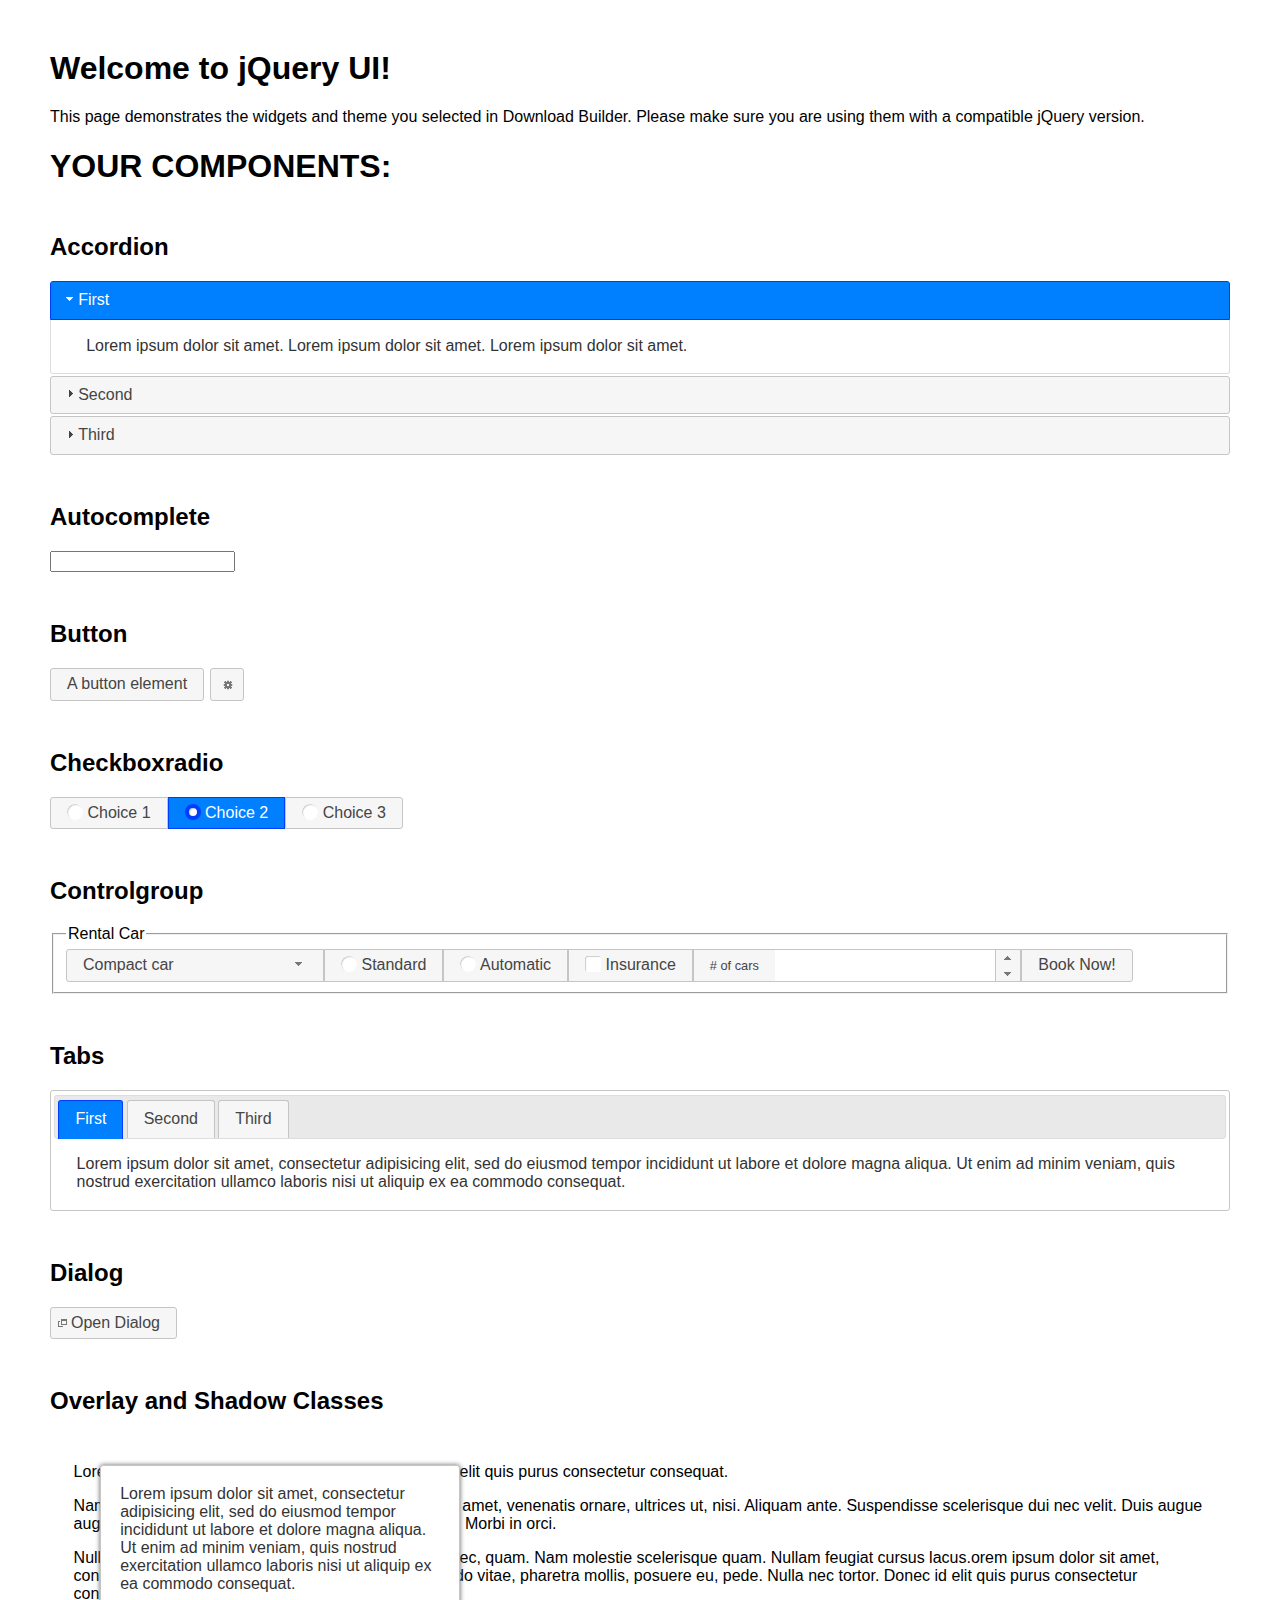
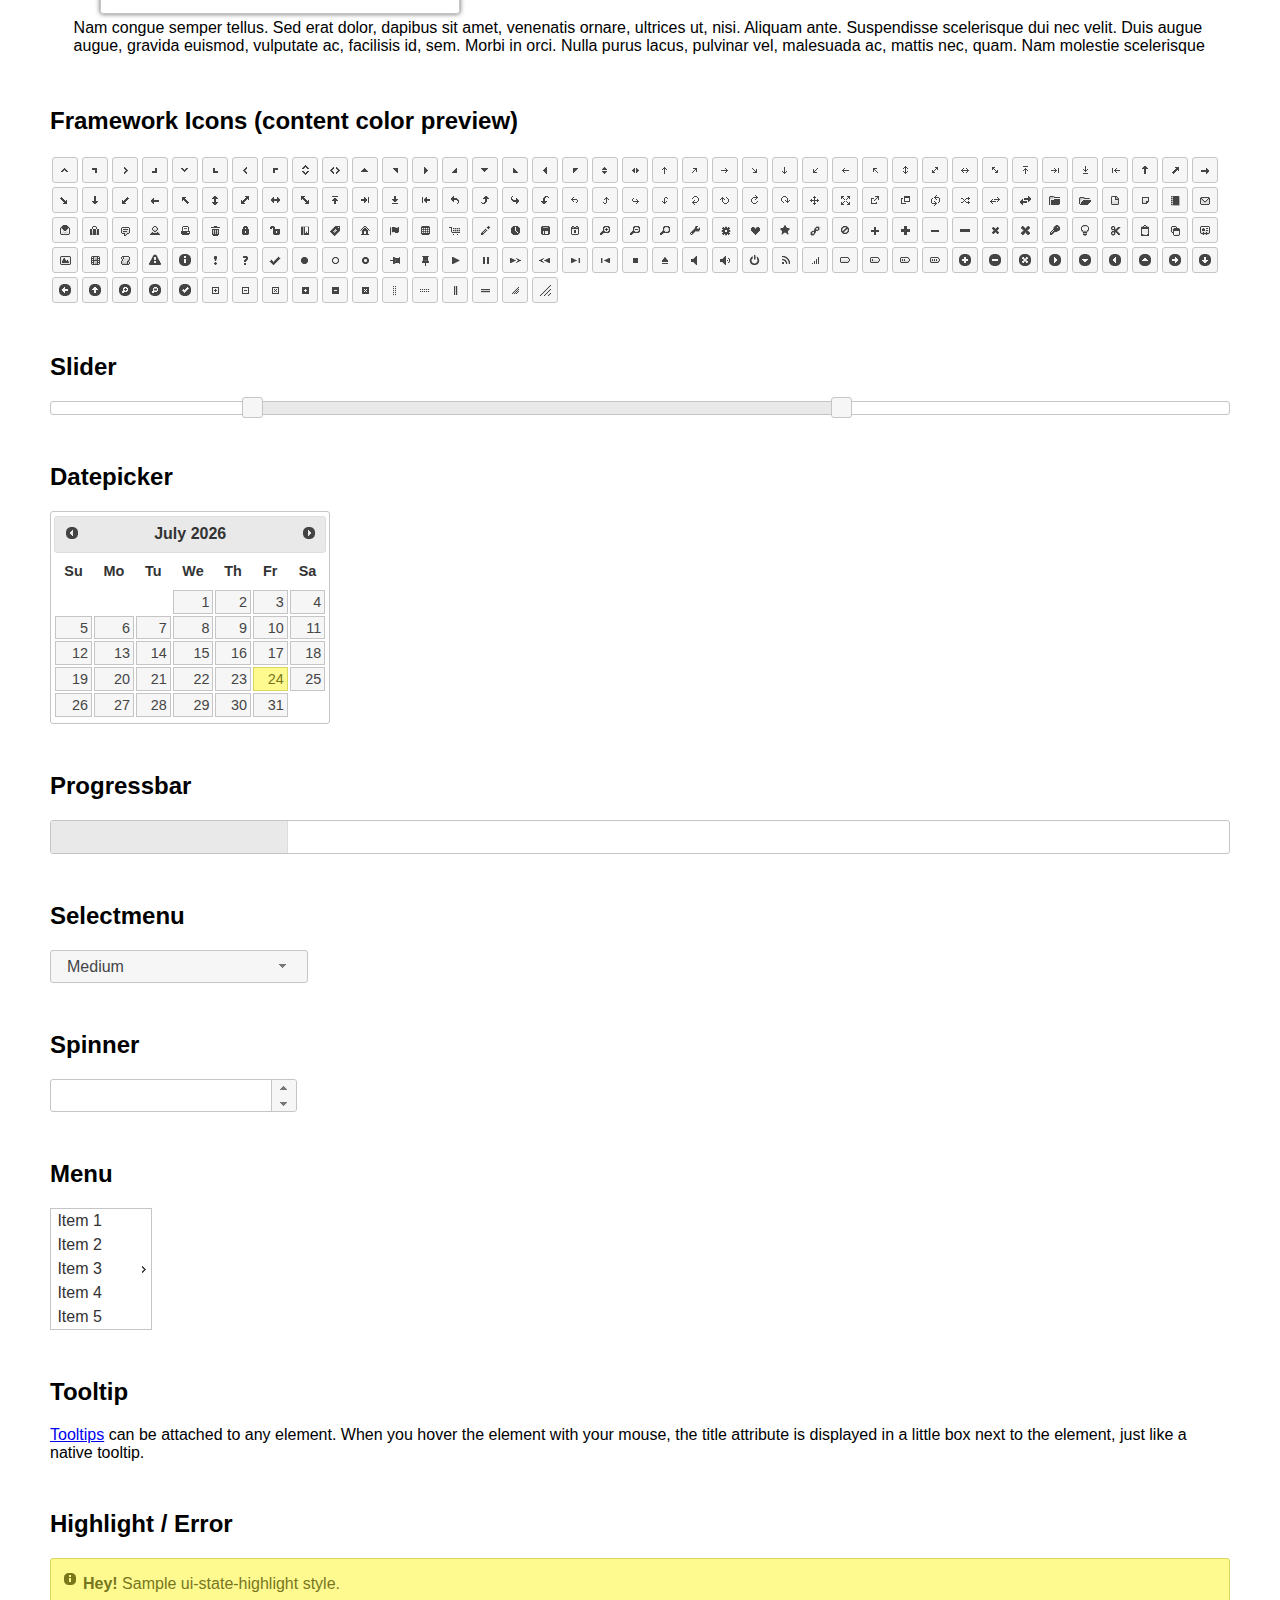
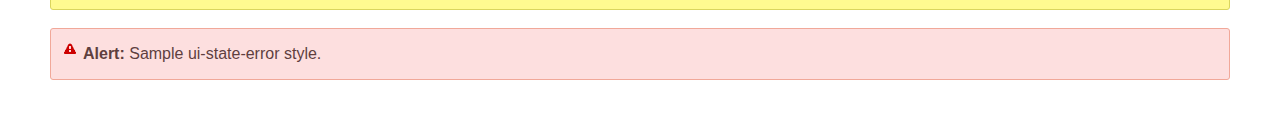
<file: js/jquery-ui-1.12.1/index.html>
<!doctype html>
<html lang="us">
<head>
	<meta charset="utf-8">
	<title>jQuery UI Example Page</title>
	<link href="jquery-ui.css" rel="stylesheet">
	<style>
	body{
		font-family: "Trebuchet MS", sans-serif;
		margin: 50px;
	}
	.demoHeaders {
		margin-top: 2em;
	}
	#dialog-link {
		padding: .4em 1em .4em 20px;
		text-decoration: none;
		position: relative;
	}
	#dialog-link span.ui-icon {
		margin: 0 5px 0 0;
		position: absolute;
		left: .2em;
		top: 50%;
		margin-top: -8px;
	}
	#icons {
		margin: 0;
		padding: 0;
	}
	#icons li {
		margin: 2px;
		position: relative;
		padding: 4px 0;
		cursor: pointer;
		float: left;
		list-style: none;
	}
	#icons span.ui-icon {
		float: left;
		margin: 0 4px;
	}
	.fakewindowcontain .ui-widget-overlay {
		position: absolute;
	}
	select {
		width: 200px;
	}
	</style>
</head>
<body>

<h1>Welcome to jQuery UI!</h1>

<div class="ui-widget">
	<p>This page demonstrates the widgets and theme you selected in Download Builder. Please make sure you are using them with a compatible jQuery version.</p>
</div>

<h1>YOUR COMPONENTS:</h1>


<!-- Accordion -->
<h2 class="demoHeaders">Accordion</h2>
<div id="accordion">
	<h3>First</h3>
	<div>Lorem ipsum dolor sit amet. Lorem ipsum dolor sit amet. Lorem ipsum dolor sit amet.</div>
	<h3>Second</h3>
	<div>Phasellus mattis tincidunt nibh.</div>
	<h3>Third</h3>
	<div>Nam dui erat, auctor a, dignissim quis.</div>
</div>



<!-- Autocomplete -->
<h2 class="demoHeaders">Autocomplete</h2>
<div>
	<input id="autocomplete" title="type &quot;a&quot;">
</div>



<!-- Button -->
<h2 class="demoHeaders">Button</h2>
<button id="button">A button element</button>
<button id="button-icon">An icon-only button</button>



<!-- Checkboxradio -->
<h2 class="demoHeaders">Checkboxradio</h2>
<form style="margin-top: 1em;">
	<div id="radioset">
		<input type="radio" id="radio1" name="radio"><label for="radio1">Choice 1</label>
		<input type="radio" id="radio2" name="radio" checked="checked"><label for="radio2">Choice 2</label>
		<input type="radio" id="radio3" name="radio"><label for="radio3">Choice 3</label>
	</div>
</form>



<!-- Controlgroup -->
<h2 class="demoHeaders">Controlgroup</h2>
<fieldset>
	<legend>Rental Car</legend>
	<div id="controlgroup">
		<select id="car-type">
			<option>Compact car</option>
			<option>Midsize car</option>
			<option>Full size car</option>
			<option>SUV</option>
			<option>Luxury</option>
			<option>Truck</option>
			<option>Van</option>
		</select>
		<label for="transmission-standard">Standard</label>
		<input type="radio" name="transmission" id="transmission-standard">
		<label for="transmission-automatic">Automatic</label>
		<input type="radio" name="transmission" id="transmission-automatic">
		<label for="insurance">Insurance</label>
		<input type="checkbox" name="insurance" id="insurance">
		<label for="horizontal-spinner" class="ui-controlgroup-label"># of cars</label>
		<input id="horizontal-spinner" class="ui-spinner-input">
		<button>Book Now!</button>
	</div>
</fieldset>



<!-- Tabs -->
<h2 class="demoHeaders">Tabs</h2>
<div id="tabs">
	<ul>
		<li><a href="#tabs-1">First</a></li>
		<li><a href="#tabs-2">Second</a></li>
		<li><a href="#tabs-3">Third</a></li>
	</ul>
	<div id="tabs-1">Lorem ipsum dolor sit amet, consectetur adipisicing elit, sed do eiusmod tempor incididunt ut labore et dolore magna aliqua. Ut enim ad minim veniam, quis nostrud exercitation ullamco laboris nisi ut aliquip ex ea commodo consequat.</div>
	<div id="tabs-2">Phasellus mattis tincidunt nibh. Cras orci urna, blandit id, pretium vel, aliquet ornare, felis. Maecenas scelerisque sem non nisl. Fusce sed lorem in enim dictum bibendum.</div>
	<div id="tabs-3">Nam dui erat, auctor a, dignissim quis, sollicitudin eu, felis. Pellentesque nisi urna, interdum eget, sagittis et, consequat vestibulum, lacus. Mauris porttitor ullamcorper augue.</div>
</div>



<h2 class="demoHeaders">Dialog</h2>
<p>
	<button id="dialog-link" class="ui-button ui-corner-all ui-widget">
		<span class="ui-icon ui-icon-newwin"></span>Open Dialog
	</button>
</p>

<h2 class="demoHeaders">Overlay and Shadow Classes</h2>
<div style="position: relative; width: 96%; height: 200px; padding:1% 2%; overflow:hidden;" class="fakewindowcontain">
	<p>Lorem ipsum dolor sit amet,  Nulla nec tortor. Donec id elit quis purus consectetur consequat. </p><p>Nam congue semper tellus. Sed erat dolor, dapibus sit amet, venenatis ornare, ultrices ut, nisi. Aliquam ante. Suspendisse scelerisque dui nec velit. Duis augue augue, gravida euismod, vulputate ac, facilisis id, sem. Morbi in orci. </p><p>Nulla purus lacus, pulvinar vel, malesuada ac, mattis nec, quam. Nam molestie scelerisque quam. Nullam feugiat cursus lacus.orem ipsum dolor sit amet, consectetur adipiscing elit. Donec libero risus, commodo vitae, pharetra mollis, posuere eu, pede. Nulla nec tortor. Donec id elit quis purus consectetur consequat. </p><p>Nam congue semper tellus. Sed erat dolor, dapibus sit amet, venenatis ornare, ultrices ut, nisi. Aliquam ante. Suspendisse scelerisque dui nec velit. Duis augue augue, gravida euismod, vulputate ac, facilisis id, sem. Morbi in orci. Nulla purus lacus, pulvinar vel, malesuada ac, mattis nec, quam. Nam molestie scelerisque quam. </p><p>Nullam feugiat cursus lacus.orem ipsum dolor sit amet, consectetur adipiscing elit. Donec libero risus, commodo vitae, pharetra mollis, posuere eu, pede. Nulla nec tortor. Donec id elit quis purus consectetur consequat. Nam congue semper tellus. Sed erat dolor, dapibus sit amet, venenatis ornare, ultrices ut, nisi. Aliquam ante. </p><p>Suspendisse scelerisque dui nec velit. Duis augue augue, gravida euismod, vulputate ac, facilisis id, sem. Morbi in orci. Nulla purus lacus, pulvinar vel, malesuada ac, mattis nec, quam. Nam molestie scelerisque quam. Nullam feugiat cursus lacus.orem ipsum dolor sit amet, consectetur adipiscing elit. Donec libero risus, commodo vitae, pharetra mollis, posuere eu, pede. Nulla nec tortor. Donec id elit quis purus consectetur consequat. Nam congue semper tellus. Sed erat dolor, dapibus sit amet, venenatis ornare, ultrices ut, nisi. </p>

	<!-- ui-dialog -->
	<div class="ui-widget-overlay ui-front"></div>
	<div style="position: absolute; width: 320px; left: 50px; top: 30px; padding: 1.2em" class="ui-widget ui-front ui-widget-content ui-corner-all ui-widget-shadow">
		Lorem ipsum dolor sit amet, consectetur adipisicing elit, sed do eiusmod tempor incididunt ut labore et dolore magna aliqua. Ut enim ad minim veniam, quis nostrud exercitation ullamco laboris nisi ut aliquip ex ea commodo consequat.
	</div>

</div>

<!-- ui-dialog -->
<div id="dialog" title="Dialog Title">
	<p>Lorem ipsum dolor sit amet, consectetur adipisicing elit, sed do eiusmod tempor incididunt ut labore et dolore magna aliqua. Ut enim ad minim veniam, quis nostrud exercitation ullamco laboris nisi ut aliquip ex ea commodo consequat.</p>
</div>



<h2 class="demoHeaders">Framework Icons (content color preview)</h2>
<ul id="icons" class="ui-widget ui-helper-clearfix">
	<li class="ui-state-default ui-corner-all" title=".ui-icon-caret-1-n"><span class="ui-icon ui-icon-caret-1-n"></span></li>
	<li class="ui-state-default ui-corner-all" title=".ui-icon-caret-1-ne"><span class="ui-icon ui-icon-caret-1-ne"></span></li>
	<li class="ui-state-default ui-corner-all" title=".ui-icon-caret-1-e"><span class="ui-icon ui-icon-caret-1-e"></span></li>
	<li class="ui-state-default ui-corner-all" title=".ui-icon-caret-1-se"><span class="ui-icon ui-icon-caret-1-se"></span></li>
	<li class="ui-state-default ui-corner-all" title=".ui-icon-caret-1-s"><span class="ui-icon ui-icon-caret-1-s"></span></li>
	<li class="ui-state-default ui-corner-all" title=".ui-icon-caret-1-sw"><span class="ui-icon ui-icon-caret-1-sw"></span></li>
	<li class="ui-state-default ui-corner-all" title=".ui-icon-caret-1-w"><span class="ui-icon ui-icon-caret-1-w"></span></li>
	<li class="ui-state-default ui-corner-all" title=".ui-icon-caret-1-nw"><span class="ui-icon ui-icon-caret-1-nw"></span></li>
	<li class="ui-state-default ui-corner-all" title=".ui-icon-caret-2-n-s"><span class="ui-icon ui-icon-caret-2-n-s"></span></li>
	<li class="ui-state-default ui-corner-all" title=".ui-icon-caret-2-e-w"><span class="ui-icon ui-icon-caret-2-e-w"></span></li>
	<li class="ui-state-default ui-corner-all" title=".ui-icon-triangle-1-n"><span class="ui-icon ui-icon-triangle-1-n"></span></li>
	<li class="ui-state-default ui-corner-all" title=".ui-icon-triangle-1-ne"><span class="ui-icon ui-icon-triangle-1-ne"></span></li>
	<li class="ui-state-default ui-corner-all" title=".ui-icon-triangle-1-e"><span class="ui-icon ui-icon-triangle-1-e"></span></li>
	<li class="ui-state-default ui-corner-all" title=".ui-icon-triangle-1-se"><span class="ui-icon ui-icon-triangle-1-se"></span></li>
	<li class="ui-state-default ui-corner-all" title=".ui-icon-triangle-1-s"><span class="ui-icon ui-icon-triangle-1-s"></span></li>
	<li class="ui-state-default ui-corner-all" title=".ui-icon-triangle-1-sw"><span class="ui-icon ui-icon-triangle-1-sw"></span></li>
	<li class="ui-state-default ui-corner-all" title=".ui-icon-triangle-1-w"><span class="ui-icon ui-icon-triangle-1-w"></span></li>
	<li class="ui-state-default ui-corner-all" title=".ui-icon-triangle-1-nw"><span class="ui-icon ui-icon-triangle-1-nw"></span></li>
	<li class="ui-state-default ui-corner-all" title=".ui-icon-triangle-2-n-s"><span class="ui-icon ui-icon-triangle-2-n-s"></span></li>
	<li class="ui-state-default ui-corner-all" title=".ui-icon-triangle-2-e-w"><span class="ui-icon ui-icon-triangle-2-e-w"></span></li>
	<li class="ui-state-default ui-corner-all" title=".ui-icon-arrow-1-n"><span class="ui-icon ui-icon-arrow-1-n"></span></li>
	<li class="ui-state-default ui-corner-all" title=".ui-icon-arrow-1-ne"><span class="ui-icon ui-icon-arrow-1-ne"></span></li>
	<li class="ui-state-default ui-corner-all" title=".ui-icon-arrow-1-e"><span class="ui-icon ui-icon-arrow-1-e"></span></li>
	<li class="ui-state-default ui-corner-all" title=".ui-icon-arrow-1-se"><span class="ui-icon ui-icon-arrow-1-se"></span></li>
	<li class="ui-state-default ui-corner-all" title=".ui-icon-arrow-1-s"><span class="ui-icon ui-icon-arrow-1-s"></span></li>
	<li class="ui-state-default ui-corner-all" title=".ui-icon-arrow-1-sw"><span class="ui-icon ui-icon-arrow-1-sw"></span></li>
	<li class="ui-state-default ui-corner-all" title=".ui-icon-arrow-1-w"><span class="ui-icon ui-icon-arrow-1-w"></span></li>
	<li class="ui-state-default ui-corner-all" title=".ui-icon-arrow-1-nw"><span class="ui-icon ui-icon-arrow-1-nw"></span></li>
	<li class="ui-state-default ui-corner-all" title=".ui-icon-arrow-2-n-s"><span class="ui-icon ui-icon-arrow-2-n-s"></span></li>
	<li class="ui-state-default ui-corner-all" title=".ui-icon-arrow-2-ne-sw"><span class="ui-icon ui-icon-arrow-2-ne-sw"></span></li>
	<li class="ui-state-default ui-corner-all" title=".ui-icon-arrow-2-e-w"><span class="ui-icon ui-icon-arrow-2-e-w"></span></li>
	<li class="ui-state-default ui-corner-all" title=".ui-icon-arrow-2-se-nw"><span class="ui-icon ui-icon-arrow-2-se-nw"></span></li>
	<li class="ui-state-default ui-corner-all" title=".ui-icon-arrowstop-1-n"><span class="ui-icon ui-icon-arrowstop-1-n"></span></li>
	<li class="ui-state-default ui-corner-all" title=".ui-icon-arrowstop-1-e"><span class="ui-icon ui-icon-arrowstop-1-e"></span></li>
	<li class="ui-state-default ui-corner-all" title=".ui-icon-arrowstop-1-s"><span class="ui-icon ui-icon-arrowstop-1-s"></span></li>
	<li class="ui-state-default ui-corner-all" title=".ui-icon-arrowstop-1-w"><span class="ui-icon ui-icon-arrowstop-1-w"></span></li>
	<li class="ui-state-default ui-corner-all" title=".ui-icon-arrowthick-1-n"><span class="ui-icon ui-icon-arrowthick-1-n"></span></li>
	<li class="ui-state-default ui-corner-all" title=".ui-icon-arrowthick-1-ne"><span class="ui-icon ui-icon-arrowthick-1-ne"></span></li>
	<li class="ui-state-default ui-corner-all" title=".ui-icon-arrowthick-1-e"><span class="ui-icon ui-icon-arrowthick-1-e"></span></li>
	<li class="ui-state-default ui-corner-all" title=".ui-icon-arrowthick-1-se"><span class="ui-icon ui-icon-arrowthick-1-se"></span></li>
	<li class="ui-state-default ui-corner-all" title=".ui-icon-arrowthick-1-s"><span class="ui-icon ui-icon-arrowthick-1-s"></span></li>
	<li class="ui-state-default ui-corner-all" title=".ui-icon-arrowthick-1-sw"><span class="ui-icon ui-icon-arrowthick-1-sw"></span></li>
	<li class="ui-state-default ui-corner-all" title=".ui-icon-arrowthick-1-w"><span class="ui-icon ui-icon-arrowthick-1-w"></span></li>
	<li class="ui-state-default ui-corner-all" title=".ui-icon-arrowthick-1-nw"><span class="ui-icon ui-icon-arrowthick-1-nw"></span></li>
	<li class="ui-state-default ui-corner-all" title=".ui-icon-arrowthick-2-n-s"><span class="ui-icon ui-icon-arrowthick-2-n-s"></span></li>
	<li class="ui-state-default ui-corner-all" title=".ui-icon-arrowthick-2-ne-sw"><span class="ui-icon ui-icon-arrowthick-2-ne-sw"></span></li>
	<li class="ui-state-default ui-corner-all" title=".ui-icon-arrowthick-2-e-w"><span class="ui-icon ui-icon-arrowthick-2-e-w"></span></li>
	<li class="ui-state-default ui-corner-all" title=".ui-icon-arrowthick-2-se-nw"><span class="ui-icon ui-icon-arrowthick-2-se-nw"></span></li>
	<li class="ui-state-default ui-corner-all" title=".ui-icon-arrowthickstop-1-n"><span class="ui-icon ui-icon-arrowthickstop-1-n"></span></li>
	<li class="ui-state-default ui-corner-all" title=".ui-icon-arrowthickstop-1-e"><span class="ui-icon ui-icon-arrowthickstop-1-e"></span></li>
	<li class="ui-state-default ui-corner-all" title=".ui-icon-arrowthickstop-1-s"><span class="ui-icon ui-icon-arrowthickstop-1-s"></span></li>
	<li class="ui-state-default ui-corner-all" title=".ui-icon-arrowthickstop-1-w"><span class="ui-icon ui-icon-arrowthickstop-1-w"></span></li>
	<li class="ui-state-default ui-corner-all" title=".ui-icon-arrowreturnthick-1-w"><span class="ui-icon ui-icon-arrowreturnthick-1-w"></span></li>
	<li class="ui-state-default ui-corner-all" title=".ui-icon-arrowreturnthick-1-n"><span class="ui-icon ui-icon-arrowreturnthick-1-n"></span></li>
	<li class="ui-state-default ui-corner-all" title=".ui-icon-arrowreturnthick-1-e"><span class="ui-icon ui-icon-arrowreturnthick-1-e"></span></li>
	<li class="ui-state-default ui-corner-all" title=".ui-icon-arrowreturnthick-1-s"><span class="ui-icon ui-icon-arrowreturnthick-1-s"></span></li>
	<li class="ui-state-default ui-corner-all" title=".ui-icon-arrowreturn-1-w"><span class="ui-icon ui-icon-arrowreturn-1-w"></span></li>
	<li class="ui-state-default ui-corner-all" title=".ui-icon-arrowreturn-1-n"><span class="ui-icon ui-icon-arrowreturn-1-n"></span></li>
	<li class="ui-state-default ui-corner-all" title=".ui-icon-arrowreturn-1-e"><span class="ui-icon ui-icon-arrowreturn-1-e"></span></li>
	<li class="ui-state-default ui-corner-all" title=".ui-icon-arrowreturn-1-s"><span class="ui-icon ui-icon-arrowreturn-1-s"></span></li>
	<li class="ui-state-default ui-corner-all" title=".ui-icon-arrowrefresh-1-w"><span class="ui-icon ui-icon-arrowrefresh-1-w"></span></li>
	<li class="ui-state-default ui-corner-all" title=".ui-icon-arrowrefresh-1-n"><span class="ui-icon ui-icon-arrowrefresh-1-n"></span></li>
	<li class="ui-state-default ui-corner-all" title=".ui-icon-arrowrefresh-1-e"><span class="ui-icon ui-icon-arrowrefresh-1-e"></span></li>
	<li class="ui-state-default ui-corner-all" title=".ui-icon-arrowrefresh-1-s"><span class="ui-icon ui-icon-arrowrefresh-1-s"></span></li>
	<li class="ui-state-default ui-corner-all" title=".ui-icon-arrow-4"><span class="ui-icon ui-icon-arrow-4"></span></li>
	<li class="ui-state-default ui-corner-all" title=".ui-icon-arrow-4-diag"><span class="ui-icon ui-icon-arrow-4-diag"></span></li>
	<li class="ui-state-default ui-corner-all" title=".ui-icon-extlink"><span class="ui-icon ui-icon-extlink"></span></li>
	<li class="ui-state-default ui-corner-all" title=".ui-icon-newwin"><span class="ui-icon ui-icon-newwin"></span></li>
	<li class="ui-state-default ui-corner-all" title=".ui-icon-refresh"><span class="ui-icon ui-icon-refresh"></span></li>
	<li class="ui-state-default ui-corner-all" title=".ui-icon-shuffle"><span class="ui-icon ui-icon-shuffle"></span></li>
	<li class="ui-state-default ui-corner-all" title=".ui-icon-transfer-e-w"><span class="ui-icon ui-icon-transfer-e-w"></span></li>
	<li class="ui-state-default ui-corner-all" title=".ui-icon-transferthick-e-w"><span class="ui-icon ui-icon-transferthick-e-w"></span></li>
	<li class="ui-state-default ui-corner-all" title=".ui-icon-folder-collapsed"><span class="ui-icon ui-icon-folder-collapsed"></span></li>
	<li class="ui-state-default ui-corner-all" title=".ui-icon-folder-open"><span class="ui-icon ui-icon-folder-open"></span></li>
	<li class="ui-state-default ui-corner-all" title=".ui-icon-document"><span class="ui-icon ui-icon-document"></span></li>
	<li class="ui-state-default ui-corner-all" title=".ui-icon-document-b"><span class="ui-icon ui-icon-document-b"></span></li>
	<li class="ui-state-default ui-corner-all" title=".ui-icon-note"><span class="ui-icon ui-icon-note"></span></li>
	<li class="ui-state-default ui-corner-all" title=".ui-icon-mail-closed"><span class="ui-icon ui-icon-mail-closed"></span></li>
	<li class="ui-state-default ui-corner-all" title=".ui-icon-mail-open"><span class="ui-icon ui-icon-mail-open"></span></li>
	<li class="ui-state-default ui-corner-all" title=".ui-icon-suitcase"><span class="ui-icon ui-icon-suitcase"></span></li>
	<li class="ui-state-default ui-corner-all" title=".ui-icon-comment"><span class="ui-icon ui-icon-comment"></span></li>
	<li class="ui-state-default ui-corner-all" title=".ui-icon-person"><span class="ui-icon ui-icon-person"></span></li>
	<li class="ui-state-default ui-corner-all" title=".ui-icon-print"><span class="ui-icon ui-icon-print"></span></li>
	<li class="ui-state-default ui-corner-all" title=".ui-icon-trash"><span class="ui-icon ui-icon-trash"></span></li>
	<li class="ui-state-default ui-corner-all" title=".ui-icon-locked"><span class="ui-icon ui-icon-locked"></span></li>
	<li class="ui-state-default ui-corner-all" title=".ui-icon-unlocked"><span class="ui-icon ui-icon-unlocked"></span></li>
	<li class="ui-state-default ui-corner-all" title=".ui-icon-bookmark"><span class="ui-icon ui-icon-bookmark"></span></li>
	<li class="ui-state-default ui-corner-all" title=".ui-icon-tag"><span class="ui-icon ui-icon-tag"></span></li>
	<li class="ui-state-default ui-corner-all" title=".ui-icon-home"><span class="ui-icon ui-icon-home"></span></li>
	<li class="ui-state-default ui-corner-all" title=".ui-icon-flag"><span class="ui-icon ui-icon-flag"></span></li>
	<li class="ui-state-default ui-corner-all" title=".ui-icon-calculator"><span class="ui-icon ui-icon-calculator"></span></li>
	<li class="ui-state-default ui-corner-all" title=".ui-icon-cart"><span class="ui-icon ui-icon-cart"></span></li>
	<li class="ui-state-default ui-corner-all" title=".ui-icon-pencil"><span class="ui-icon ui-icon-pencil"></span></li>
	<li class="ui-state-default ui-corner-all" title=".ui-icon-clock"><span class="ui-icon ui-icon-clock"></span></li>
	<li class="ui-state-default ui-corner-all" title=".ui-icon-disk"><span class="ui-icon ui-icon-disk"></span></li>
	<li class="ui-state-default ui-corner-all" title=".ui-icon-calendar"><span class="ui-icon ui-icon-calendar"></span></li>
	<li class="ui-state-default ui-corner-all" title=".ui-icon-zoomin"><span class="ui-icon ui-icon-zoomin"></span></li>
	<li class="ui-state-default ui-corner-all" title=".ui-icon-zoomout"><span class="ui-icon ui-icon-zoomout"></span></li>
	<li class="ui-state-default ui-corner-all" title=".ui-icon-search"><span class="ui-icon ui-icon-search"></span></li>
	<li class="ui-state-default ui-corner-all" title=".ui-icon-wrench"><span class="ui-icon ui-icon-wrench"></span></li>
	<li class="ui-state-default ui-corner-all" title=".ui-icon-gear"><span class="ui-icon ui-icon-gear"></span></li>
	<li class="ui-state-default ui-corner-all" title=".ui-icon-heart"><span class="ui-icon ui-icon-heart"></span></li>
	<li class="ui-state-default ui-corner-all" title=".ui-icon-star"><span class="ui-icon ui-icon-star"></span></li>
	<li class="ui-state-default ui-corner-all" title=".ui-icon-link"><span class="ui-icon ui-icon-link"></span></li>
	<li class="ui-state-default ui-corner-all" title=".ui-icon-cancel"><span class="ui-icon ui-icon-cancel"></span></li>
	<li class="ui-state-default ui-corner-all" title=".ui-icon-plus"><span class="ui-icon ui-icon-plus"></span></li>
	<li class="ui-state-default ui-corner-all" title=".ui-icon-plusthick"><span class="ui-icon ui-icon-plusthick"></span></li>
	<li class="ui-state-default ui-corner-all" title=".ui-icon-minus"><span class="ui-icon ui-icon-minus"></span></li>
	<li class="ui-state-default ui-corner-all" title=".ui-icon-minusthick"><span class="ui-icon ui-icon-minusthick"></span></li>
	<li class="ui-state-default ui-corner-all" title=".ui-icon-close"><span class="ui-icon ui-icon-close"></span></li>
	<li class="ui-state-default ui-corner-all" title=".ui-icon-closethick"><span class="ui-icon ui-icon-closethick"></span></li>
	<li class="ui-state-default ui-corner-all" title=".ui-icon-key"><span class="ui-icon ui-icon-key"></span></li>
	<li class="ui-state-default ui-corner-all" title=".ui-icon-lightbulb"><span class="ui-icon ui-icon-lightbulb"></span></li>
	<li class="ui-state-default ui-corner-all" title=".ui-icon-scissors"><span class="ui-icon ui-icon-scissors"></span></li>
	<li class="ui-state-default ui-corner-all" title=".ui-icon-clipboard"><span class="ui-icon ui-icon-clipboard"></span></li>
	<li class="ui-state-default ui-corner-all" title=".ui-icon-copy"><span class="ui-icon ui-icon-copy"></span></li>
	<li class="ui-state-default ui-corner-all" title=".ui-icon-contact"><span class="ui-icon ui-icon-contact"></span></li>
	<li class="ui-state-default ui-corner-all" title=".ui-icon-image"><span class="ui-icon ui-icon-image"></span></li>
	<li class="ui-state-default ui-corner-all" title=".ui-icon-video"><span class="ui-icon ui-icon-video"></span></li>
	<li class="ui-state-default ui-corner-all" title=".ui-icon-script"><span class="ui-icon ui-icon-script"></span></li>
	<li class="ui-state-default ui-corner-all" title=".ui-icon-alert"><span class="ui-icon ui-icon-alert"></span></li>
	<li class="ui-state-default ui-corner-all" title=".ui-icon-info"><span class="ui-icon ui-icon-info"></span></li>
	<li class="ui-state-default ui-corner-all" title=".ui-icon-notice"><span class="ui-icon ui-icon-notice"></span></li>
	<li class="ui-state-default ui-corner-all" title=".ui-icon-help"><span class="ui-icon ui-icon-help"></span></li>
	<li class="ui-state-default ui-corner-all" title=".ui-icon-check"><span class="ui-icon ui-icon-check"></span></li>
	<li class="ui-state-default ui-corner-all" title=".ui-icon-bullet"><span class="ui-icon ui-icon-bullet"></span></li>
	<li class="ui-state-default ui-corner-all" title=".ui-icon-radio-off"><span class="ui-icon ui-icon-radio-off"></span></li>
	<li class="ui-state-default ui-corner-all" title=".ui-icon-radio-on"><span class="ui-icon ui-icon-radio-on"></span></li>
	<li class="ui-state-default ui-corner-all" title=".ui-icon-pin-w"><span class="ui-icon ui-icon-pin-w"></span></li>
	<li class="ui-state-default ui-corner-all" title=".ui-icon-pin-s"><span class="ui-icon ui-icon-pin-s"></span></li>
	<li class="ui-state-default ui-corner-all" title=".ui-icon-play"><span class="ui-icon ui-icon-play"></span></li>
	<li class="ui-state-default ui-corner-all" title=".ui-icon-pause"><span class="ui-icon ui-icon-pause"></span></li>
	<li class="ui-state-default ui-corner-all" title=".ui-icon-seek-next"><span class="ui-icon ui-icon-seek-next"></span></li>
	<li class="ui-state-default ui-corner-all" title=".ui-icon-seek-prev"><span class="ui-icon ui-icon-seek-prev"></span></li>
	<li class="ui-state-default ui-corner-all" title=".ui-icon-seek-end"><span class="ui-icon ui-icon-seek-end"></span></li>
	<li class="ui-state-default ui-corner-all" title=".ui-icon-seek-first"><span class="ui-icon ui-icon-seek-first"></span></li>
	<li class="ui-state-default ui-corner-all" title=".ui-icon-stop"><span class="ui-icon ui-icon-stop"></span></li>
	<li class="ui-state-default ui-corner-all" title=".ui-icon-eject"><span class="ui-icon ui-icon-eject"></span></li>
	<li class="ui-state-default ui-corner-all" title=".ui-icon-volume-off"><span class="ui-icon ui-icon-volume-off"></span></li>
	<li class="ui-state-default ui-corner-all" title=".ui-icon-volume-on"><span class="ui-icon ui-icon-volume-on"></span></li>
	<li class="ui-state-default ui-corner-all" title=".ui-icon-power"><span class="ui-icon ui-icon-power"></span></li>
	<li class="ui-state-default ui-corner-all" title=".ui-icon-signal-diag"><span class="ui-icon ui-icon-signal-diag"></span></li>
	<li class="ui-state-default ui-corner-all" title=".ui-icon-signal"><span class="ui-icon ui-icon-signal"></span></li>
	<li class="ui-state-default ui-corner-all" title=".ui-icon-battery-0"><span class="ui-icon ui-icon-battery-0"></span></li>
	<li class="ui-state-default ui-corner-all" title=".ui-icon-battery-1"><span class="ui-icon ui-icon-battery-1"></span></li>
	<li class="ui-state-default ui-corner-all" title=".ui-icon-battery-2"><span class="ui-icon ui-icon-battery-2"></span></li>
	<li class="ui-state-default ui-corner-all" title=".ui-icon-battery-3"><span class="ui-icon ui-icon-battery-3"></span></li>
	<li class="ui-state-default ui-corner-all" title=".ui-icon-circle-plus"><span class="ui-icon ui-icon-circle-plus"></span></li>
	<li class="ui-state-default ui-corner-all" title=".ui-icon-circle-minus"><span class="ui-icon ui-icon-circle-minus"></span></li>
	<li class="ui-state-default ui-corner-all" title=".ui-icon-circle-close"><span class="ui-icon ui-icon-circle-close"></span></li>
	<li class="ui-state-default ui-corner-all" title=".ui-icon-circle-triangle-e"><span class="ui-icon ui-icon-circle-triangle-e"></span></li>
	<li class="ui-state-default ui-corner-all" title=".ui-icon-circle-triangle-s"><span class="ui-icon ui-icon-circle-triangle-s"></span></li>
	<li class="ui-state-default ui-corner-all" title=".ui-icon-circle-triangle-w"><span class="ui-icon ui-icon-circle-triangle-w"></span></li>
	<li class="ui-state-default ui-corner-all" title=".ui-icon-circle-triangle-n"><span class="ui-icon ui-icon-circle-triangle-n"></span></li>
	<li class="ui-state-default ui-corner-all" title=".ui-icon-circle-arrow-e"><span class="ui-icon ui-icon-circle-arrow-e"></span></li>
	<li class="ui-state-default ui-corner-all" title=".ui-icon-circle-arrow-s"><span class="ui-icon ui-icon-circle-arrow-s"></span></li>
	<li class="ui-state-default ui-corner-all" title=".ui-icon-circle-arrow-w"><span class="ui-icon ui-icon-circle-arrow-w"></span></li>
	<li class="ui-state-default ui-corner-all" title=".ui-icon-circle-arrow-n"><span class="ui-icon ui-icon-circle-arrow-n"></span></li>
	<li class="ui-state-default ui-corner-all" title=".ui-icon-circle-zoomin"><span class="ui-icon ui-icon-circle-zoomin"></span></li>
	<li class="ui-state-default ui-corner-all" title=".ui-icon-circle-zoomout"><span class="ui-icon ui-icon-circle-zoomout"></span></li>
	<li class="ui-state-default ui-corner-all" title=".ui-icon-circle-check"><span class="ui-icon ui-icon-circle-check"></span></li>
	<li class="ui-state-default ui-corner-all" title=".ui-icon-circlesmall-plus"><span class="ui-icon ui-icon-circlesmall-plus"></span></li>
	<li class="ui-state-default ui-corner-all" title=".ui-icon-circlesmall-minus"><span class="ui-icon ui-icon-circlesmall-minus"></span></li>
	<li class="ui-state-default ui-corner-all" title=".ui-icon-circlesmall-close"><span class="ui-icon ui-icon-circlesmall-close"></span></li>
	<li class="ui-state-default ui-corner-all" title=".ui-icon-squaresmall-plus"><span class="ui-icon ui-icon-squaresmall-plus"></span></li>
	<li class="ui-state-default ui-corner-all" title=".ui-icon-squaresmall-minus"><span class="ui-icon ui-icon-squaresmall-minus"></span></li>
	<li class="ui-state-default ui-corner-all" title=".ui-icon-squaresmall-close"><span class="ui-icon ui-icon-squaresmall-close"></span></li>
	<li class="ui-state-default ui-corner-all" title=".ui-icon-grip-dotted-vertical"><span class="ui-icon ui-icon-grip-dotted-vertical"></span></li>
	<li class="ui-state-default ui-corner-all" title=".ui-icon-grip-dotted-horizontal"><span class="ui-icon ui-icon-grip-dotted-horizontal"></span></li>
	<li class="ui-state-default ui-corner-all" title=".ui-icon-grip-solid-vertical"><span class="ui-icon ui-icon-grip-solid-vertical"></span></li>
	<li class="ui-state-default ui-corner-all" title=".ui-icon-grip-solid-horizontal"><span class="ui-icon ui-icon-grip-solid-horizontal"></span></li>
	<li class="ui-state-default ui-corner-all" title=".ui-icon-gripsmall-diagonal-se"><span class="ui-icon ui-icon-gripsmall-diagonal-se"></span></li>
	<li class="ui-state-default ui-corner-all" title=".ui-icon-grip-diagonal-se"><span class="ui-icon ui-icon-grip-diagonal-se"></span></li>
</ul>


<!-- Slider -->
<h2 class="demoHeaders">Slider</h2>
<div id="slider"></div>



<!-- Datepicker -->
<h2 class="demoHeaders">Datepicker</h2>
<div id="datepicker"></div>



<!-- Progressbar -->
<h2 class="demoHeaders">Progressbar</h2>
<div id="progressbar"></div>



<!-- Progressbar -->
<h2 class="demoHeaders">Selectmenu</h2>
<select id="selectmenu">
	<option>Slower</option>
	<option>Slow</option>
	<option selected="selected">Medium</option>
	<option>Fast</option>
	<option>Faster</option>
</select>



<!-- Spinner -->
<h2 class="demoHeaders">Spinner</h2>
<input id="spinner">



<!-- Menu -->
<h2 class="demoHeaders">Menu</h2>
<ul style="width:100px;" id="menu">
	<li><div>Item 1</div></li>
	<li><div>Item 2</div></li>
	<li><div>Item 3</div>
		<ul>
			<li><div>Item 3-1</div></li>
			<li><div>Item 3-2</div></li>
			<li><div>Item 3-3</div></li>
			<li><div>Item 3-4</div></li>
			<li><div>Item 3-5</div></li>
		</ul>
	</li>
	<li><div>Item 4</div></li>
	<li><div>Item 5</div></li>
</ul>



<!-- Tooltip -->
<h2 class="demoHeaders">Tooltip</h2>
<p id="tooltip">
	<a href="#" title="That&apos;s what this widget is">Tooltips</a> can be attached to any element. When you hover
the element with your mouse, the title attribute is displayed in a little box next to the element, just like a native tooltip.
</p>


<!-- Highlight / Error -->
<h2 class="demoHeaders">Highlight / Error</h2>
<div class="ui-widget">
	<div class="ui-state-highlight ui-corner-all" style="margin-top: 20px; padding: 0 .7em;">
		<p><span class="ui-icon ui-icon-info" style="float: left; margin-right: .3em;"></span>
		<strong>Hey!</strong> Sample ui-state-highlight style.</p>
	</div>
</div>
<br>
<div class="ui-widget">
	<div class="ui-state-error ui-corner-all" style="padding: 0 .7em;">
		<p><span class="ui-icon ui-icon-alert" style="float: left; margin-right: .3em;"></span>
		<strong>Alert:</strong> Sample ui-state-error style.</p>
	</div>
</div>

<script src="external/jquery/jquery.js"></script>
<script src="jquery-ui.js"></script>
<script>

$( "#accordion" ).accordion();



var availableTags = [
	"ActionScript",
	"AppleScript",
	"Asp",
	"BASIC",
	"C",
	"C++",
	"Clojure",
	"COBOL",
	"ColdFusion",
	"Erlang",
	"Fortran",
	"Groovy",
	"Haskell",
	"Java",
	"JavaScript",
	"Lisp",
	"Perl",
	"PHP",
	"Python",
	"Ruby",
	"Scala",
	"Scheme"
];
$( "#autocomplete" ).autocomplete({
	source: availableTags
});



$( "#button" ).button();
$( "#button-icon" ).button({
	icon: "ui-icon-gear",
	showLabel: false
});



$( "#radioset" ).buttonset();



$( "#controlgroup" ).controlgroup();



$( "#tabs" ).tabs();



$( "#dialog" ).dialog({
	autoOpen: false,
	width: 400,
	buttons: [
		{
			text: "Ok",
			click: function() {
				$( this ).dialog( "close" );
			}
		},
		{
			text: "Cancel",
			click: function() {
				$( this ).dialog( "close" );
			}
		}
	]
});

// Link to open the dialog
$( "#dialog-link" ).click(function( event ) {
	$( "#dialog" ).dialog( "open" );
	event.preventDefault();
});



$( "#datepicker" ).datepicker({
	inline: true
});



$( "#slider" ).slider({
	range: true,
	values: [ 17, 67 ]
});



$( "#progressbar" ).progressbar({
	value: 20
});



$( "#spinner" ).spinner();



$( "#menu" ).menu();



$( "#tooltip" ).tooltip();



$( "#selectmenu" ).selectmenu();


// Hover states on the static widgets
$( "#dialog-link, #icons li" ).hover(
	function() {
		$( this ).addClass( "ui-state-hover" );
	},
	function() {
		$( this ).removeClass( "ui-state-hover" );
	}
);
</script>
</body>
</html>
</file>
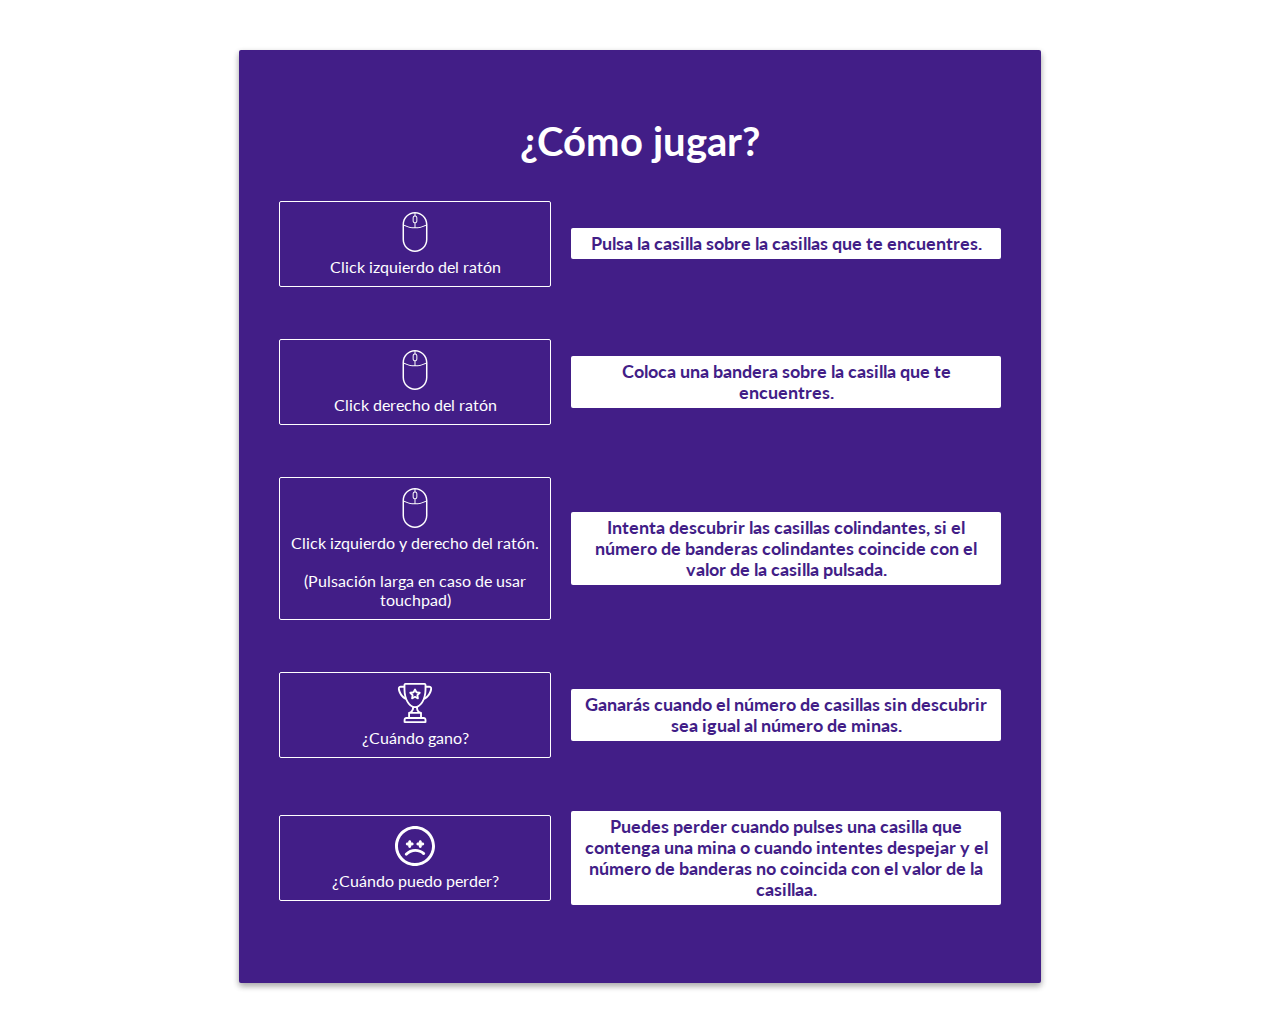
<file: instrucciones.html>
<!DOCTYPE html>
<html lang="es">
  <head>
    <meta charset="UTF-8" />
    <meta name="viewport" content="width=device-width, initial-scale=1.0" />
    <meta http-equiv="X-UA-Compatible" content="ie=edge" />
    <title>¿Cómo juego buscaminas?</title>
    <script type="module" src="js/main.js" charset="UTF-8"></script>
    <script type="module" src="js/gui.js" charset="UTF-8"></script>
    <link
      href="https://fonts.googleapis.com/css?family=Lato"
      rel="stylesheet"
    />
    <link rel="stylesheet" href="css/instrucciones.min.css" />

    <!--
      Favicon
    -->
    <link rel="apple-touch-icon" sizes="180x180" href="favicon/apple-touch-icon.png">
    <link rel="icon" type="image/png" sizes="32x32" href="favicon/favicon-32x32.png">
    <link rel="icon" type="image/png" sizes="16x16" href="favicon/favicon-16x16.png">
    <link rel="manifest" href="favicon/site.webmanifest">
    <link rel="mask-icon" href="favicon/safari-pinned-tab.svg" color="#5bbad5">
    <meta name="msapplication-TileColor" content="#da532c">
    <meta name="theme-color" content="#ffffff">
  </head>
  <body>
    <noscript>
      Por favor, comprueba que tu navegador es compatible con javascript, o bien
      comprueba si lo tienes activado
    </noscript>

    <main>
      <div class="container">
          <h1>¿Cómo jugar?</h1>

          <div id="click">
            <p id="action">
              <img id="imgMouse" src="images/mouse.svg" />
              Click izquierdo del ratón
            </p>
            <p id="description">Pulsa la casilla sobre la casillas que te encuentres.</p>
          </div>

          <div id="click">
              <p id="action">
                <img id="imgMouse" src="images/mouse.svg" />
                Click derecho del ratón
              </p>
              <p id="description">Coloca una bandera sobre la casilla que te encuentres.</p>
          </div>

          <div id="click">
              <p id="action">
                <img id="imgMouse" src="images/mouse.svg" />
                Click izquierdo y derecho del ratón.
                <br/>
                <br/>
                (Pulsación larga en caso de usar touchpad)
              </p>
              <p id="description">Intenta descubrir las casillas colindantes, si el número de banderas colindantes coincide con el valor de la casilla pulsada.</p>
          </div>

          <div id="click">
              <p id="action">
                <img id="imgMouse" src="images/win.svg" />
                ¿Cuándo gano?
              </p>
              <p id="description">Ganarás cuando el número de casillas sin descubrir sea igual al número de minas.</p>
          </div>

          <div id="click">
              <p id="action">
                <img id="imgMouse" src="images/lost.svg" />
                ¿Cuándo puedo perder?
              </p>
              <p id="description">Puedes perder cuando pulses una casilla que contenga una mina o cuando intentes despejar y el número de banderas no coincida con el valor de la casillaa.</p>
          </div>

      </div>
    </main>
  </body>
</html>
</file>
<file: css/instrucciones.min.css>
body{margin:0px;padding:0px;font-family:'Lato', sans-serif;-webkit-user-select:none;-moz-user-select:none;-ms-user-select:none;user-select:none}body main{display:flex;flex-direction:column;justify-content:center;align-items:center;min-height:100vh;width:100%}body main .container{display:flex;flex-direction:column;justify-content:center;align-items:center;margin-top:50px;margin-bottom:50px;display:flex;flex-direction:column;justify-content:center;align-items:center;background:#421E87;padding:40px;color:#ffffff;border-radius:2px;min-width:50%;-webkit-box-shadow:0 3px 6px rgba(0,0,0,0.16),0 3px 6px rgba(0,0,0,0.23);-moz-box-shadow:0 3px 6px rgba(0,0,0,0.16),0 3px 6px rgba(0,0,0,0.23);-ms-box-shadow:0 3px 6px rgba(0,0,0,0.16),0 3px 6px rgba(0,0,0,0.23);-o-box-shadow:0 3px 6px rgba(0,0,0,0.16),0 3px 6px rgba(0,0,0,0.23);box-shadow:0 3px 6px rgba(0,0,0,0.16),0 3px 6px rgba(0,0,0,0.23)}body main .container h1{padding-left:10px;padding-right:10px;margin-bottom:20px;font-size:2.5rem}body main .container #imgMouse{height:40px}body main .container #click{display:flex;flex-direction:row;justify-content:flex-start;align-items:center;width:100%;margin-bottom:20px}body main .container #click #action{display:flex;flex-direction:column;justify-content:center;align-items:center;margin-right:20px;border:1px solid #ffffff;padding:10px;border-radius:2px;width:250px;text-align:center}body main .container #click #action img{margin-bottom:5px}body main .container #click #description{background:#ffffff;color:#421E87;font-weight:bold;padding:5px;border-radius:2px;width:420px;text-align:center;font-size:1.1rem}
</file>
